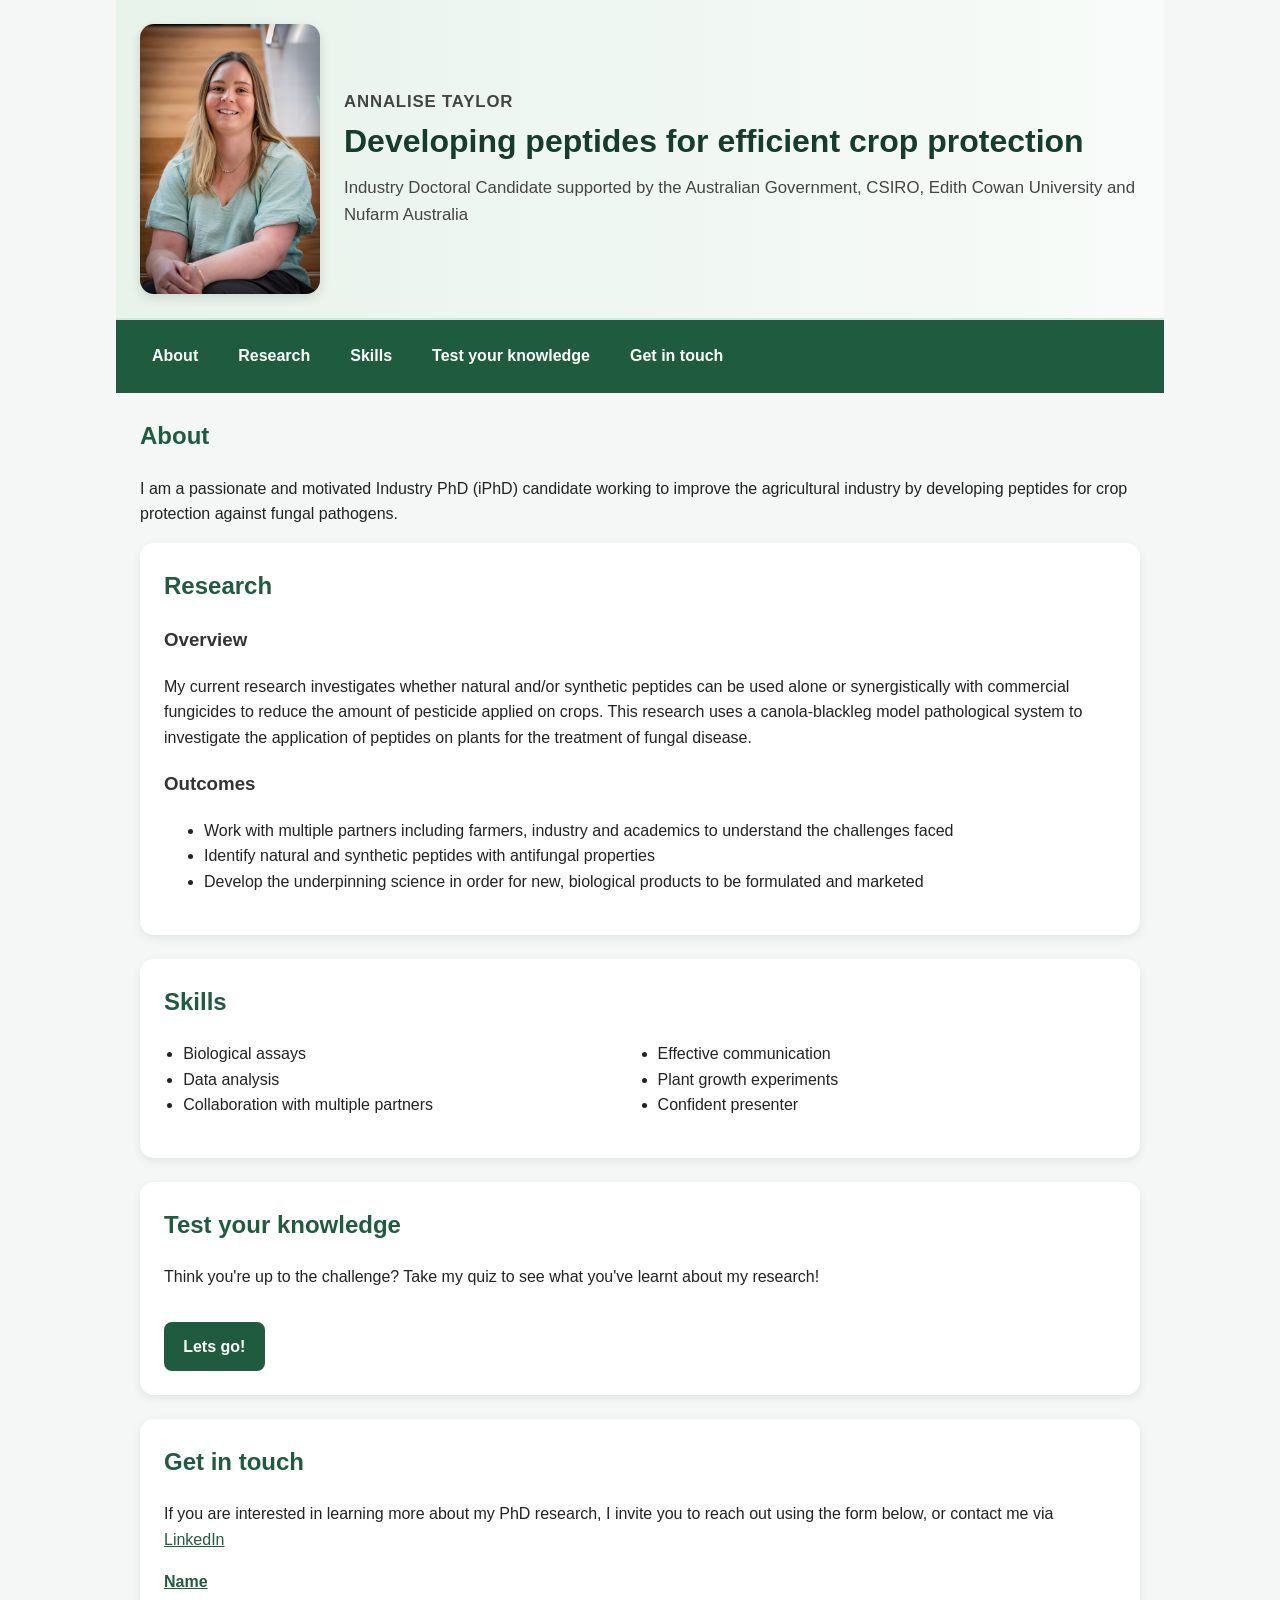
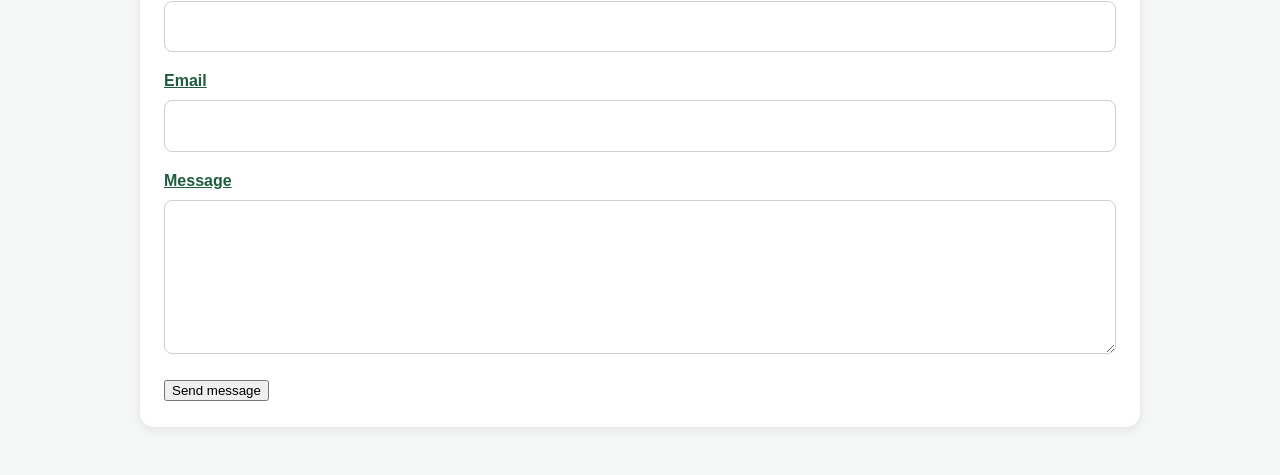
<file: index.html>
<!DOCTYPE html>
<html lang="en">
<head>
  <meta charset="UTF-8"> <!-- MOVED: usually placed before stylesheet -->
  <meta name="viewport" content="width=device-width, initial-scale=1.0">
  <title>Annalise Taylor - iPhD research candidate</title>
  <link rel="stylesheet" type="text/css" href="style.css">
</head>

<body>

  <!-- CHANGED: added class="hero" so we can style header differently -->
  <header class="hero">
    
    <!-- CHANGED: gave image a class instead of width attribute -->
    <img src="images/profile.jpg" alt="Headshot of Annalise Taylor" class="profile-image">

    <!-- NEW: wrapped text in a div so image and text can sit neatly together -->
   <div class="hero-text">
  <p class="name">Annalise Taylor</p>
  <h1>Developing peptides for efficient crop protection</h1>
  <p>Industry Doctoral Candidate supported by the Australian Government, CSIRO, Edith Cowan University and Nufarm Australia</p>
</div>
  </header>

  <nav>
    <!-- CHANGED: added class for easier nav styling -->
    <ul class="nav-links">
      <li><a href="#about">About</a></li>
      <li><a href="#research">Research</a></li>
      <li><a href="#skills">Skills</a></li>
      <li><a href="#take-quiz">Test your knowledge</a></li>
      <li><a href="#further-info">Get in touch</a></li>
    </ul>
  </nav>

  <main>

      <h2>About</h2>
      <p>
        I am a passionate and motivated Industry PhD (iPhD) candidate working to improve the agricultural industry by developing peptides for crop protection against fungal pathogens.
      </p>

    <section id="research" class="card">
      <h2>Research</h2>

      <article>
        <h3>Overview</h3>
        <p>
          My current research investigates whether natural and/or synthetic peptides can be used alone or synergistically with commercial fungicides to reduce the amount of pesticide applied on crops. This research uses a canola-blackleg model pathological system to investigate the application of peptides on plants for the treatment of fungal disease.
        </p>
      </article>

      <article>
        <h3>Outcomes</h3>
        <ul>
          <li>Work with multiple partners including farmers, industry and academics to understand the challenges faced</li>
          <li>Identify natural and synthetic peptides with antifungal properties</li>
          <li>Develop the underpinning science in order for new, biological products to be formulated and marketed</li>
        </ul>
      </article>
    </section>

    <section id="skills" class="card">
      <h2>Skills</h2>

      <!-- CHANGED: added class for better styling -->
      <ul class="skills-list">
        <li>Biological assays</li>
        <li>Data analysis</li>
        <li>Collaboration with multiple partners</li>
        <li>Effective communication</li>
        <li>Plant growth experiments</li>
        <li>Confident presenter</li>
      </ul>
    </section>

    <section id="take-quiz" class="card">
  <h2>Test your knowledge</h2>

  <p>
    Think you're up to the challenge? Take my quiz to see what you've learnt about my research!
  </p>
 
  <a href="quiz.html" target="_blank" rel="noopener noreferrer" class="quiz-button">
    Lets go!
   </a>
</section>
    <!-- FIXED: your original code was missing this closing </section> -->

    <section id="further-info" class="card">
      <h2>Get in touch</h2>
      <p>
        If you are interested in learning more about my PhD research, I invite you to reach out using the form below, or contact me via
        <a href="https://www.linkedin.com/in/annalisetaylor-0411/" target="_blank" rel="noopener noreferrer">
          LinkedIn
      </p>

      <form>
        <!-- CHANGED: added class="form-group" so spacing is easier -->
        <div class="form-group">
          <label for="name">Name</label>
          <!-- CHANGED: removed <br> and let CSS handle spacing -->
          <input type="text" id="name" name="name" required>
        </div>

        <div class="form-group">
          <label for="email">Email</label>
          <input type="email" id="email" name="email" required>
        </div>

        <div class="form-group">
          <label for="message">Message</label>
          <textarea id="message" name="message" rows="5" required></textarea>
        </div>

        <div>
          <button type="submit">Send message</button>
        </div>
      </form>
    </section>

  </main>

  <script src="script.js"></script>
</body>
</html>
</file>
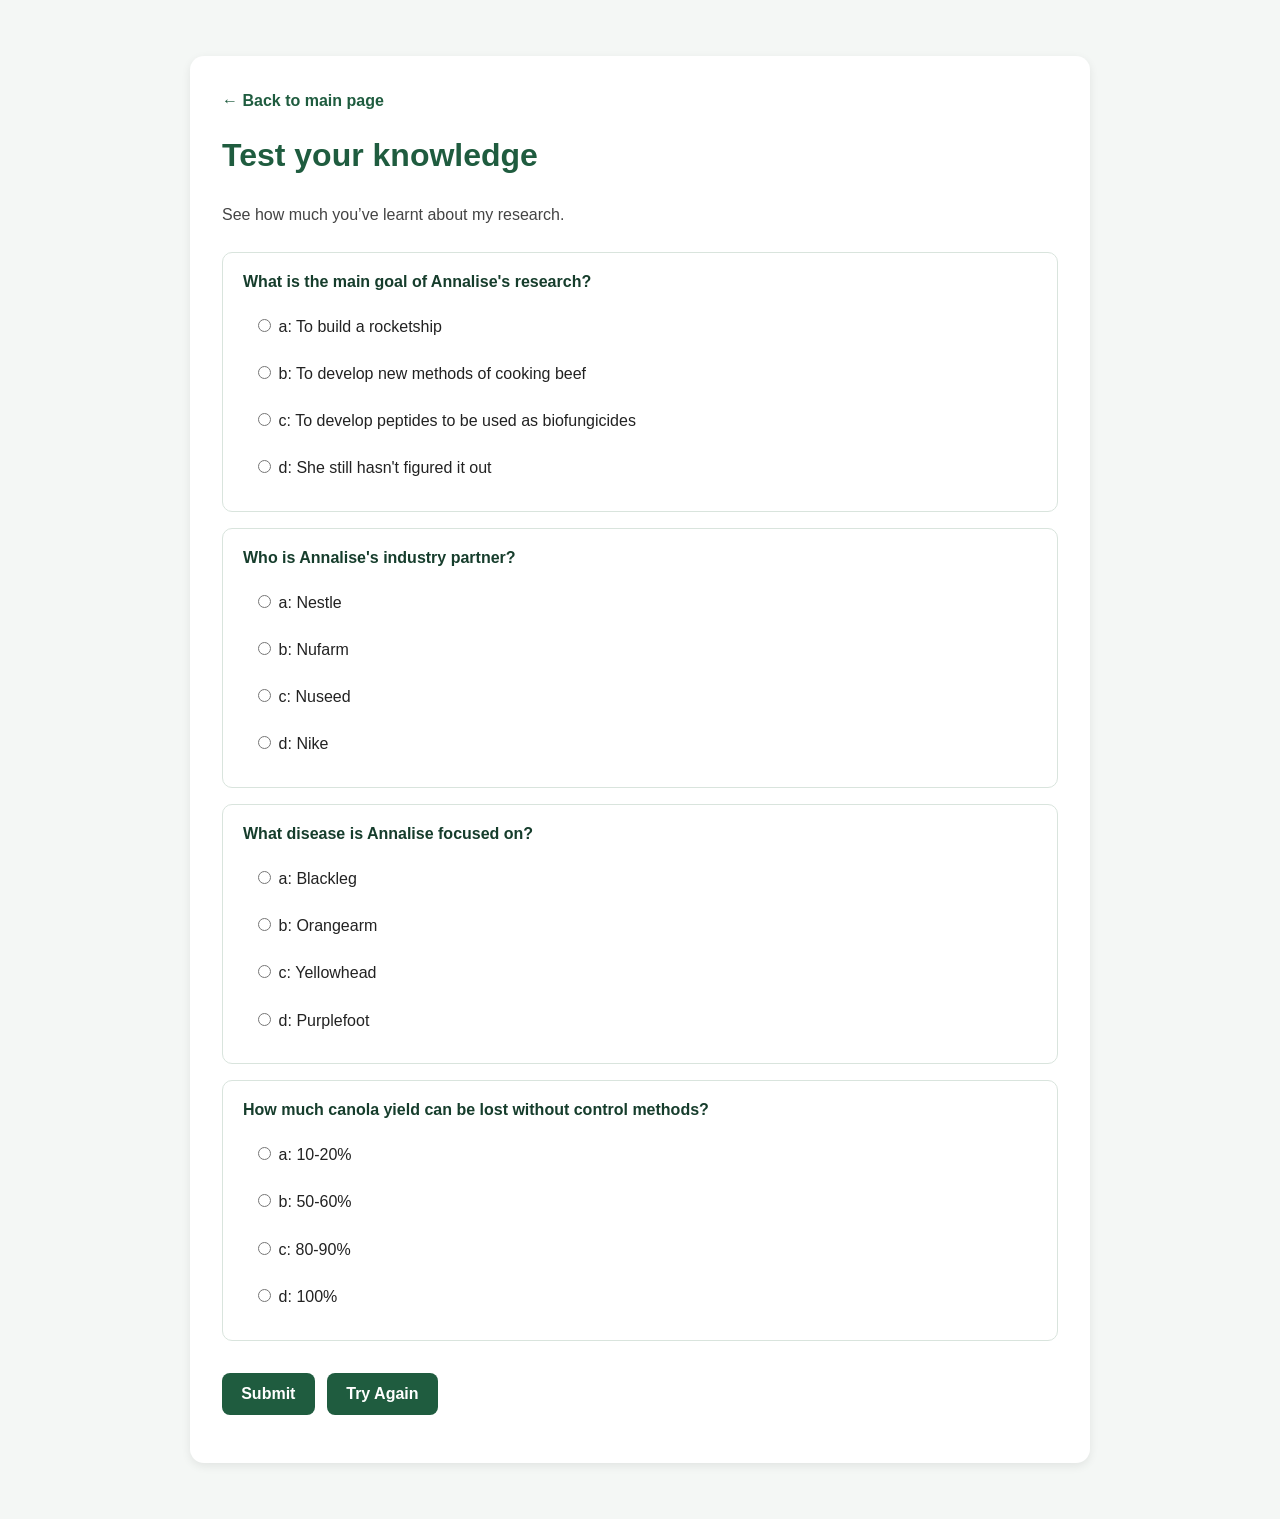
<file: quiz.html>
<!DOCTYPE html>
<html lang="en">
<head>
  <meta charset="UTF-8">
  <meta name="viewport" content="width=device-width, initial-scale=1.0">
  <title>Quiz</title>
<link href="./quizstyle.css" type="text/css" rel="stylesheet">

<div class="quiz-wrapper">
  <div class="quiz-card">
    <a href="index.html" class="back-link">← Back to main page</a>

    <h1>Test your knowledge</h1>
    <p class="quiz-intro">
      See how much you’ve learnt about my research.
    </p>

    <p id="feedback" role="status" aria-live="polite"></p>
    <div id="quiz"></div>
    <button id="submit" type="button">Submit</button>
    <button id="resetBtn" type="button">Try Again</button>
    <div id="results"></div>
  </div>
</div>
  </main>

  <script src="./quiz.js"></script>


</body>
</html>
</file>
<file: style.css>
/* CHANGED: applies to whole page */
body {
  font-family: Arial, sans-serif;
  line-height: 1.6;
  margin: 0;
  background-color: #f4f7f5;
  color: #222;
}

/* NEW: keeps main sections centred and readable */
main,
nav,
.hero {
  max-width: 1000px;
  margin: 0 auto;
  padding: 1.5rem;
}

/* ---------------- HEADER / HERO ---------------- */

/* NEW: makes image and text sit side by side */
.hero {
  display: flex;
  align-items: center;
  gap: 1.5rem;
  flex-wrap: wrap; /* allows stacking on smaller screens */
  background: linear-gradient(to right, #e7f3eb, #f8fbf9);
  border-bottom: 2px solid #d7e7dc;
}

.name {
  margin: 0 0 0.5rem 0;
  font-size: 1.1rem;
  font-weight: bold;
  letter-spacing: 0.05em;
  text-transform: uppercase;
  color: #1f5c3f;
}

/* CHANGED: styling image in CSS instead of HTML */
.profile-image {
  width: 180px;
  height: auto;
  border-radius: 14px;
  object-fit: cover;
  box-shadow: 0 4px 12px rgba(0, 0, 0, 0.12);
}

/* NEW */
.hero-text {
  flex: 1;
  min-width: 250px;
}

.hero-text h1 {
  margin-top: 0;
  margin-bottom: 0.5rem;
  font-size: 2rem;
  color: #163d2c;
}

.hero-text p {
  margin: 0;
  color: #444;
  font-size: 1.05rem;
}

/* ---------------- NAVIGATION ---------------- */

nav {
  background-color: #1f5c3f;
}

/* CHANGED: uses flexbox so links sit neatly in a row */
.nav-links {
  list-style: none;
  display: flex;
  gap: 1rem;
  flex-wrap: wrap;
  padding: 0;
  margin: 0;
}

/* CHANGED: makes nav links look like proper menu items */
.nav-links a {
  text-decoration: none;
  color: #ffffff;
  font-weight: bold;
  padding: 0.45rem 0.75rem;
  border-radius: 8px;
  transition: background-color 0.2s ease;
}

.nav-links a:hover {
  background-color: #31814c;
}

/* ---------------- SECTIONS ---------------- */

/* NEW: makes each section look like a card */
.card {
  background-color: white;
  margin-bottom: 1.5rem;
  padding: 1.5rem;
  border-radius: 14px;
  box-shadow: 0 3px 10px rgba(0, 0, 0, 0.08);
}

/* CHANGED */
h2 {
  margin-top: 0;
  color: #1f5c3f;
}

h3 {
  color: #333;
}

/* ---------------- BUTTONS ---------------- */

.quiz-button {
  display: inline-block;
  margin-top: 1rem;
  background-color: #1f5c3f;
  color: white;
  padding: 0.75rem 1.2rem;
  border-radius: 8px;
  text-decoration: none;
  font-weight: bold;
}

.quiz-button:hover {
  background-color: #17452f;
}

/* ---------------- LINKS ---------------- */

a {
  color: #1f5c3f;
}

a:hover {
  text-decoration: underline;
}

/* ---------------- SKILLS ---------------- */

/* NEW: splits skills into 2 columns on larger screens */
.skills-list {
  columns: 2;
  padding-left: 1.2rem;
}

/* ---------------- FORM ---------------- */

form {
  margin-top: 1rem;
}

/* NEW: cleaner spacing between form fields */
.form-group {
  margin-bottom: 1rem;
}

label {
  display: block; /* puts label above input */
  margin-bottom: 0.4rem;
  font-weight: bold;
}

input,
textarea {
  width: 100%;
  padding: 0.75rem;
  border: 1px solid #cfcfcf;
  border-radius: 8px;
  box-sizing: border-box;
  font: inherit;
}

/* NEW: clearer focus state for accessibility */
input:focus,
textarea:focus {
  outline: 2px solid #b9d7c3;
  border-color: #1f5c3f;
}

/* ---------------- SMALLER SCREENS ---------------- */

@media (max-width: 700px) {
  .hero {
    flex-direction: column;
    text-align: center;
  }

  .skills-list {
    columns: 1;
  }
}
</file>
<file: quizstyle.css>
/* PAGE */
body {
  font-family: Arial, sans-serif;
  line-height: 1.6;
  margin: 0;
  background-color: #f4f7f5;
  color: #222;
}

/* MAIN QUIZ CARD */
.quiz-wrapper {
  max-width: 900px;
  margin: 2rem auto;
  padding: 1.5rem;
}

.quiz-card {
  background-color: white;
  padding: 2rem;
  border-radius: 14px;
  box-shadow: 0 3px 10px rgba(0, 0, 0, 0.08);
}

/* HEADINGS */
h1, h2 {
  color: #1f5c3f;
  margin-top: 0;
}

.quiz-intro {
  margin-bottom: 1.5rem;
  color: #444;
}

/* EACH QUESTION BLOCK */
.question-block {
  background-color: #ffffff;
  padding: 1rem 1.25rem;
  margin-bottom: 1rem;
  border-radius: 10px;
  border: 1px solid #d9e4dd;
}

.question {
  font-weight: bold;
  margin-bottom: 0.75rem;
  color: #163d2c;
}

.answers label {
  display: block;
  margin: 0.45rem 0;
  padding: 0.45rem 0.6rem;
  border-radius: 8px;
  color: #222;
  cursor: pointer;
}

.answers label:hover {
  background-color: #eef5f1;
}

.answers input[type="radio"] {
  margin-right: 0.5rem;
}

/* CORRECT / INCORRECT STATES */
.correct {
  background-color: #d4edda;
  border: 1px solid #b7d7c3;
}

.incorrect {
  background-color: #f8d7da;
  border: 1px solid #e3b9bf;
}

/* BUTTONS */
button {
  background-color: #1f5c3f;
  color: white;
  border: none;
  padding: 0.75rem 1.2rem;
  border-radius: 8px;
  cursor: pointer;
  font-size: 1rem;
  font-weight: bold;
  margin-top: 1rem;
  margin-right: 0.5rem;
  transition: background-color 0.2s ease;
}

button:hover {
  background-color: #17452f;
}

/* RESULTS / FEEDBACK */
#results,
#feedback {
  margin-top: 1rem;
  font-weight: bold;
}

#results {
  color: #1f5c3f;
}

#feedback {
  color: #444;
}

/* OPTIONAL LINK BACK */
.back-link {
  display: inline-block;
  margin-bottom: 1rem;
  color: #1f5c3f;
  text-decoration: none;
  font-weight: bold;
}

.back-link:hover {
  text-decoration: underline;
}

/* MOBILE */
@media (max-width: 700px) {
  .quiz-wrapper {
    padding: 1rem;
  }

  .quiz-card {
    padding: 1.25rem;
  }

  button {
    width: 100%;
    margin-right: 0;
  }
}
</file>
